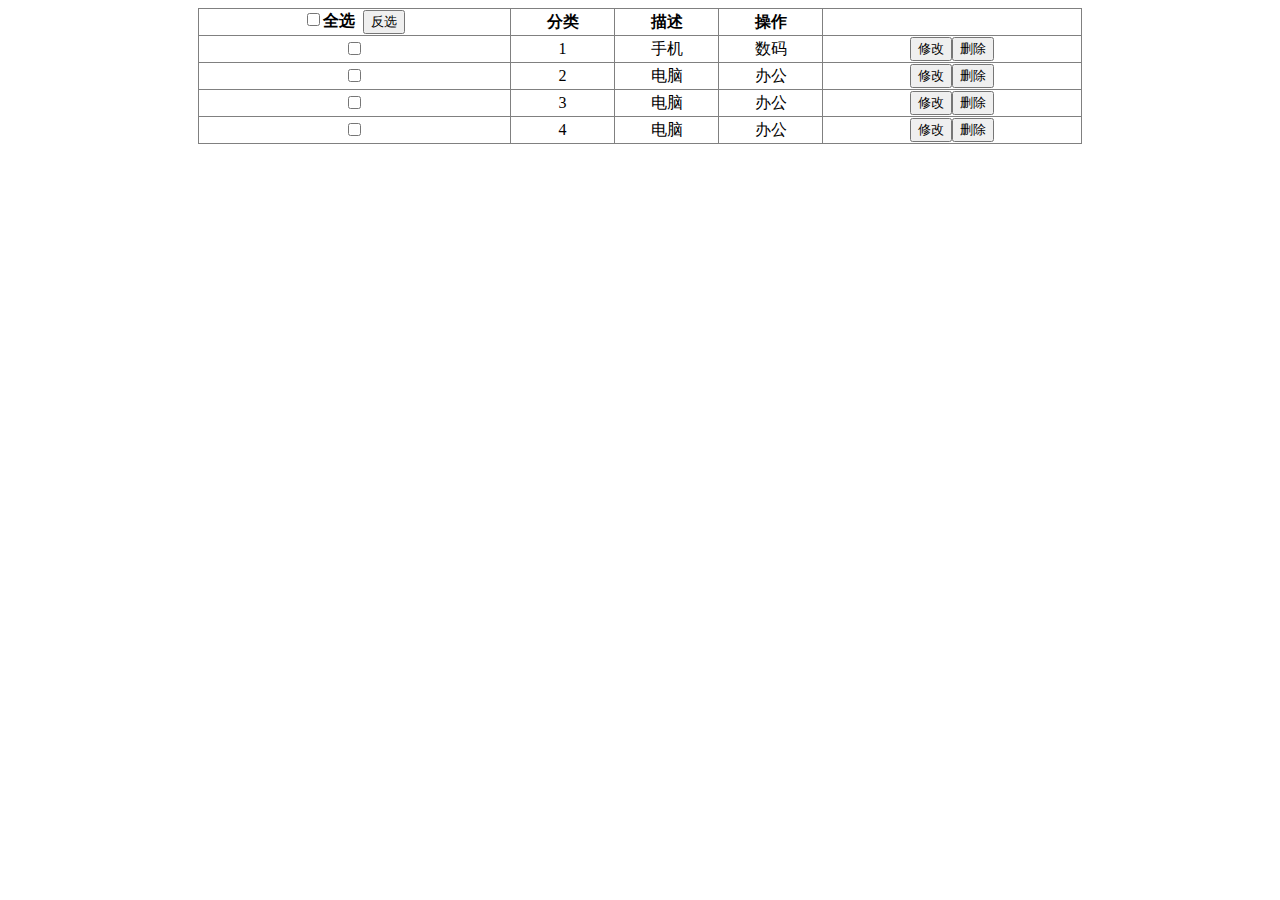
<file: 全选与全不选/index.html>
<!DOCTYPE html>
<html lang="en">

<head>
  <meta charset="UTF-8">
  <meta name="viewport"
    content="width=device-width, initial-scale=1.0,user-scalable=no,maximum-scale=1.0, minimum-scale=1.0">
  <meta http-equiv="X-UA-Compatible" content="ie=edge">
  <title>Document</title>
  <style>
    tr {
      text-align: center;
    }
  </style>
</head>

<body>
  <table id="tab" align="center" border="1" width="70%"" style=" border-collapse: collapse;">
    <thead>
      <tr>
        <th>
          <input type="checkbox" id="all">全选&nbsp;
          <button id="reverse">反选</button>
        </th>
        <th>分类</th>
        <th>描述</th>
        <th>操作</th>
      </tr>
    </thead>
    <tbody>
      <tr>
        <td><input type="checkbox" name="ck" onclick="isCheckAll()"></td>
        <td>1</td>
        <td>手机</td>
        <td>数码</td>
        <td><button>修改</button><button>删除</button></td>
      </tr>
      <tr>
        <td><input type="checkbox" name="ck" onclick="isCheckAll()"></td>
        <td>2</td>
        <td>电脑</td>
        <td>办公</td>
        <td><button>修改</button><button>删除</button></td>
      </tr>
      <tr>
        <td><input type="checkbox" name="ck" onclick="isCheckAll()"></td>
        <td>3</td>
        <td>电脑</td>
        <td>办公</td>
        <td><button>修改</button><button>删除</button></td>
      </tr>
      <tr>
        <td><input type="checkbox" name="ck" onclick="isCheckAll()"></td>
        <td>4</td>
        <td>电脑</td>
        <td>办公</td>
        <td><button>修改</button><button>删除</button></td>
      </tr>
    </tbody>
  </table>

  <script type="text/javascript">

    let all = document.querySelector('#all')
    let reverse = document.querySelector('#reverse')
    let cks = document.getElementsByName('ck')

    // 全选/全不选
    all.onclick = function () {
      // 头部复选框的选中状态
      let flag = document.querySelector('#all').checked;

      cks.forEach((item, index) => {
        // 判断
        if (flag) {
          // 全选
          cks[index].checked = true
        } else {
          // 全不选
          cks[index].checked = false
        }
      })
    }

    // 反选
    reverse.onclick = function () {
      for (let i = 0; i < cks.length; i++) {
        cks[i].checked = !cks[i].checked
      }
    }

    // 检测全选是否选中
    function isCheckAll() {
      let num = 0
      for (let i = 0; i < cks.length; i++) {
        if (cks[i].checked === true) {
          num += 1
        }
      }
      all.checked = num === cks.length
    }
  </script>
</body>

</html>
</file>
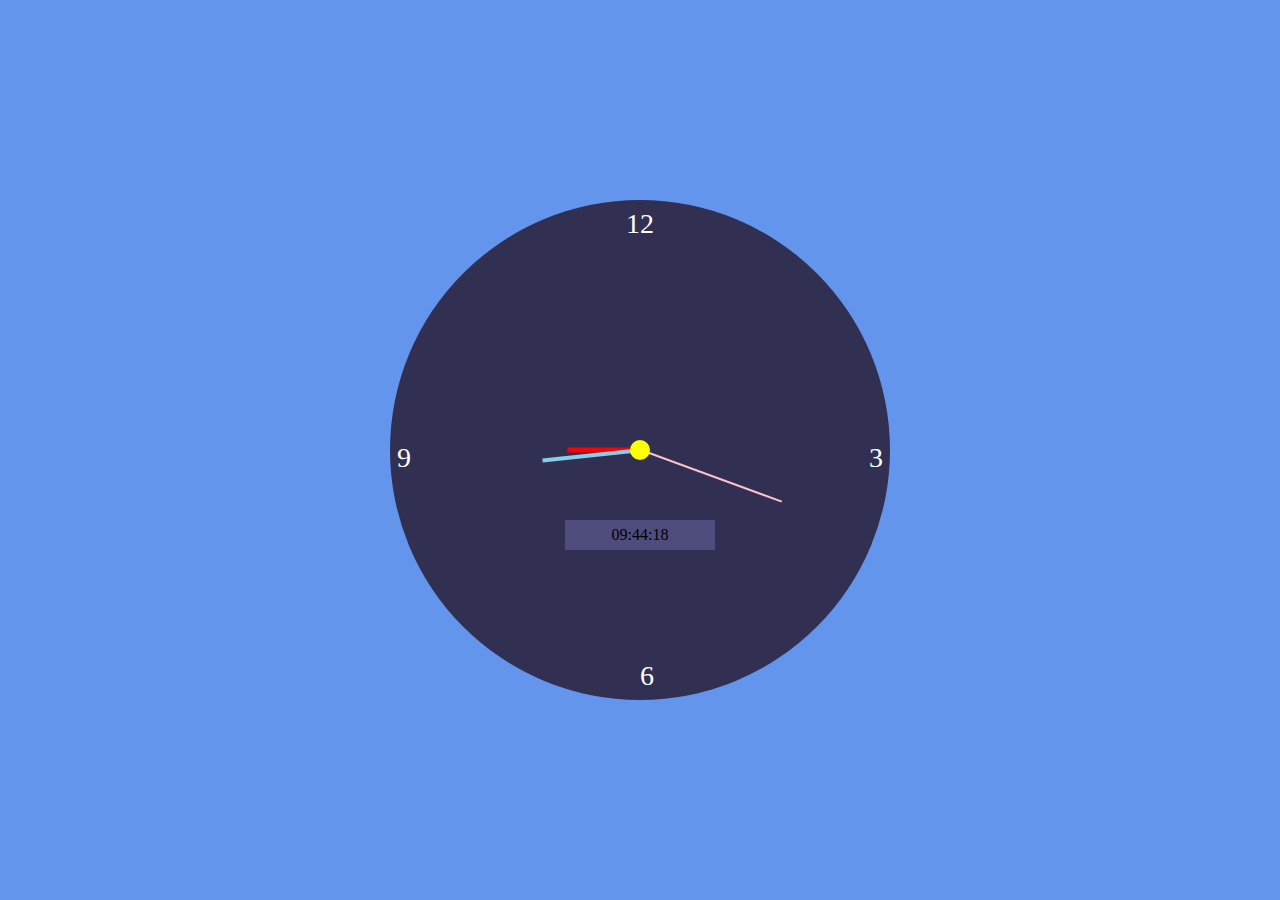
<file: 时针/index.html>
<!DOCTYPE html>
<html lang="en">

<head>
  <meta charset="UTF-8">
  <meta name="viewport"
    content="width=device-width, initial-scale=1.0,user-scalable=no,maximum-scale=1.0, minimum-scale=1.0">
  <meta http-equiv="X-UA-Compatible" content="ie=edge">
  <title>Document</title>
  <link rel="stylesheet" href="./index.css">
</head>

<body>
  <div class="box">
    <span>12</span><span>3</span><span>6</span><span>9</span>
    <div class="clock"></div>
    <div class="hour"></div>
    <div class="min"></div>
    <div class="sec"></div>
    <div class="dir"></div>
  </div>

  <script type="text/javascript">
    let hour = document.querySelector('.hour');
    let min = document.querySelector('.min');
    let sec = document.querySelector('.sec');
    let clock = document.querySelector('.clock');

    // let date = new Date()
    // console.log(date.getHours(), date.getMinutes(), date.getSeconds(), date.getMilliseconds());
    function time() {
      let date = new Date()
      // 秒针角度
      let sec_deg = 0.006 * (date.getSeconds() * 1000 + date.getMilliseconds())
      sec.style.transform = 'translate(0, -100%) rotate(' + sec_deg + 'deg)'

      // 分钟角度
      let min_deg = 6 * date.getMinutes()
      min.style.transform = 'translate(0, -100%) rotate(' + min_deg + 'deg)'

      // 小时角度
      let hour_deg = date.getHours() / 12 * 360
      hour.style.transform = 'translate(0, -100%) rotate(' + hour_deg  + 'deg)'

      clock.innerHTML = ('0' + date.getHours()).slice(-2) + ':' + date.getMinutes() + ':' + date.getSeconds()
    }

    setInterval(time, 10);
  </script>
</body>

</html>
</file>
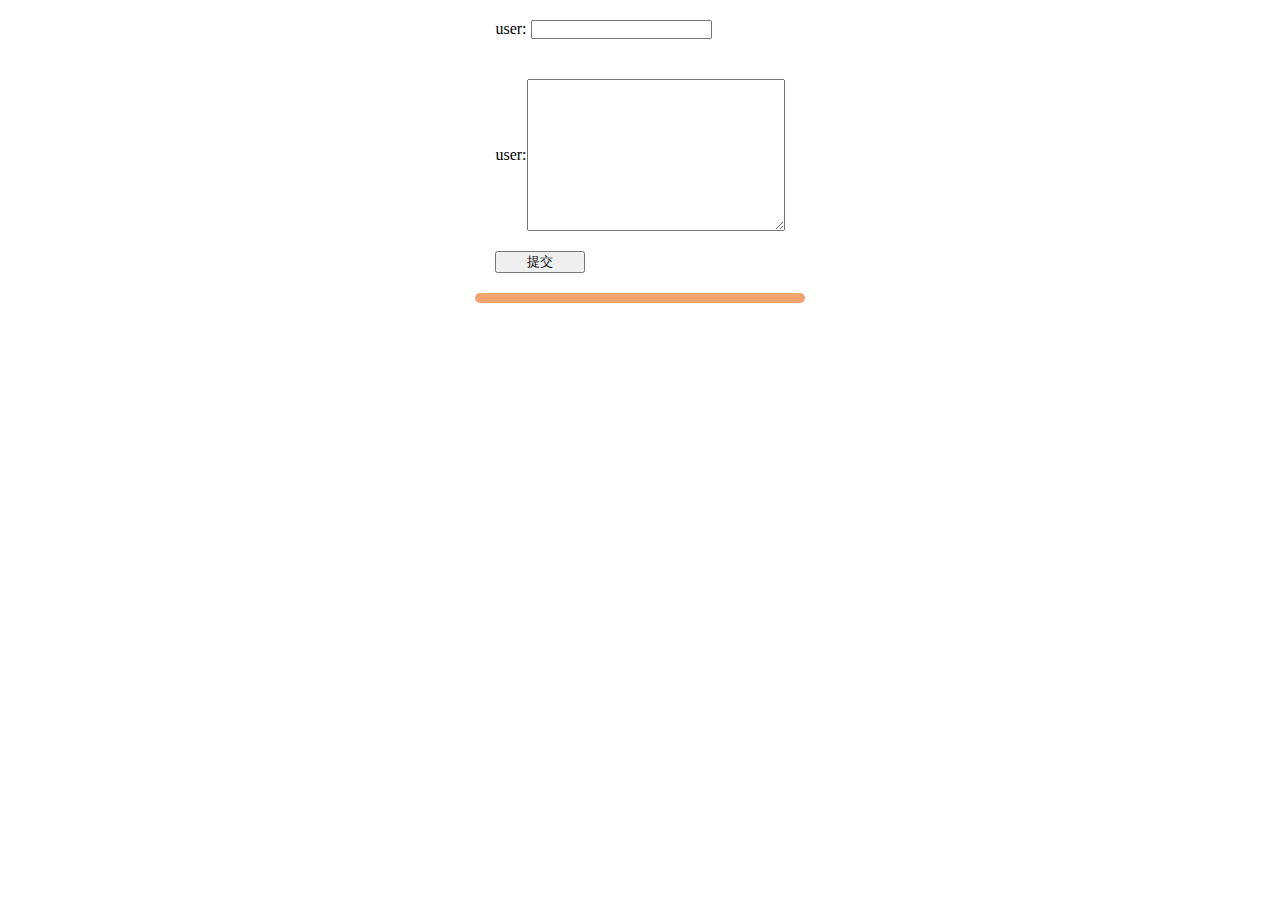
<file: 留言板/index.html>
<!DOCTYPE html>
<html lang="en">

<head>
  <meta charset="UTF-8">
  <meta name="viewport"
    content="width=device-width, initial-scale=1.0,user-scalable=no,maximum-scale=1.0, minimum-scale=1.0">
  <meta http-equiv="X-UA-Compatible" content="ie=edge">
  <title>Document</title>
  <style>
    * {
      margin: 0;
      padding: 0;
      box-sizing: border-box;
      text-decoration: none;
      list-style: none;
    }

    body {
      display: flex;
      justify-content: center;
      align-items: center;
      flex-direction: column;
    }

    .container form {
      padding: 20px;
      display: flex;
      justify-content: center;
      /* align-items: center; */
      flex-direction: column;
    }

    .con {
      margin-top: 40px;
    }

    #send {
      width: 90px;
    }

    .con {
      display: flex;
      align-items: center;
      margin-bottom: 20px;
    }

    #msgBoard {
      background-color: rgb(241, 164, 112);
      border-radius: 10px;
      padding: 5px;
    }

    .info {
      display: flex;
      justify-content: space-around;
    }

    small {
      color: #eee;
    }

    li {
      border-bottom: 1px solid #ffff96;
      padding-bottom: 15px;
    }
  </style>
</head>

<body>
  <div class="container">
    <!-- 发送留言 -->
    <form>
      <div class="user">
        <label for="username">user:</label> <input type="text" id="username">
      </div>
      <div class="con">
        <label for="content">user:</label> <textarea id="content" cols="30" rows="10"></textarea>
      </div>
      <div class="btn">
        <button id="send">提交</button> &nbsp;&nbsp;&nbsp;
        <span id="msg" style="color: red;"></span>
      </div>
    </form>

    <!-- 留言列表 -->
    <div id="msgBoard">

    </div>
  </div>

  <script type="text/javascript">
    let send = document.querySelector('#send');
    let msg = document.querySelector('#msg');

    send.onclick = function (e) {
      e.preventDefault();

      // 获取user
      let userVal = document.querySelector('#username').value;
      if (userVal === null || userVal.trim() === '') {
        msg.innerHTML = '用户姓名不能为空'
      }

      // 获取留言内容
      let content = document.querySelector('#content').value;
      if (content.trim() === '') {
        msg.innerHTML = '留言内容不能为空'
      }

      let li = document.createElement('li');
      li.innerHTML = '<li><div class="info"><h4>' + userVal + '</h4><small>' + formatDate() + '</small></div><div>' + content + '</div></li>'
        
      document.querySelector('#msgBoard').appendChild(li);

    }

    // 格式化时间
    function formatDate() {
      let date = new Date()
      let str = date.getFullYear() + '-' + (parseInt(date.getMonth()) + 1) + '-' + date.getDay()
      str += ' ' + date.getHours() + ':' + date.getMinutes()

      return str
    }
  </script>
</body>

</html>
</file>
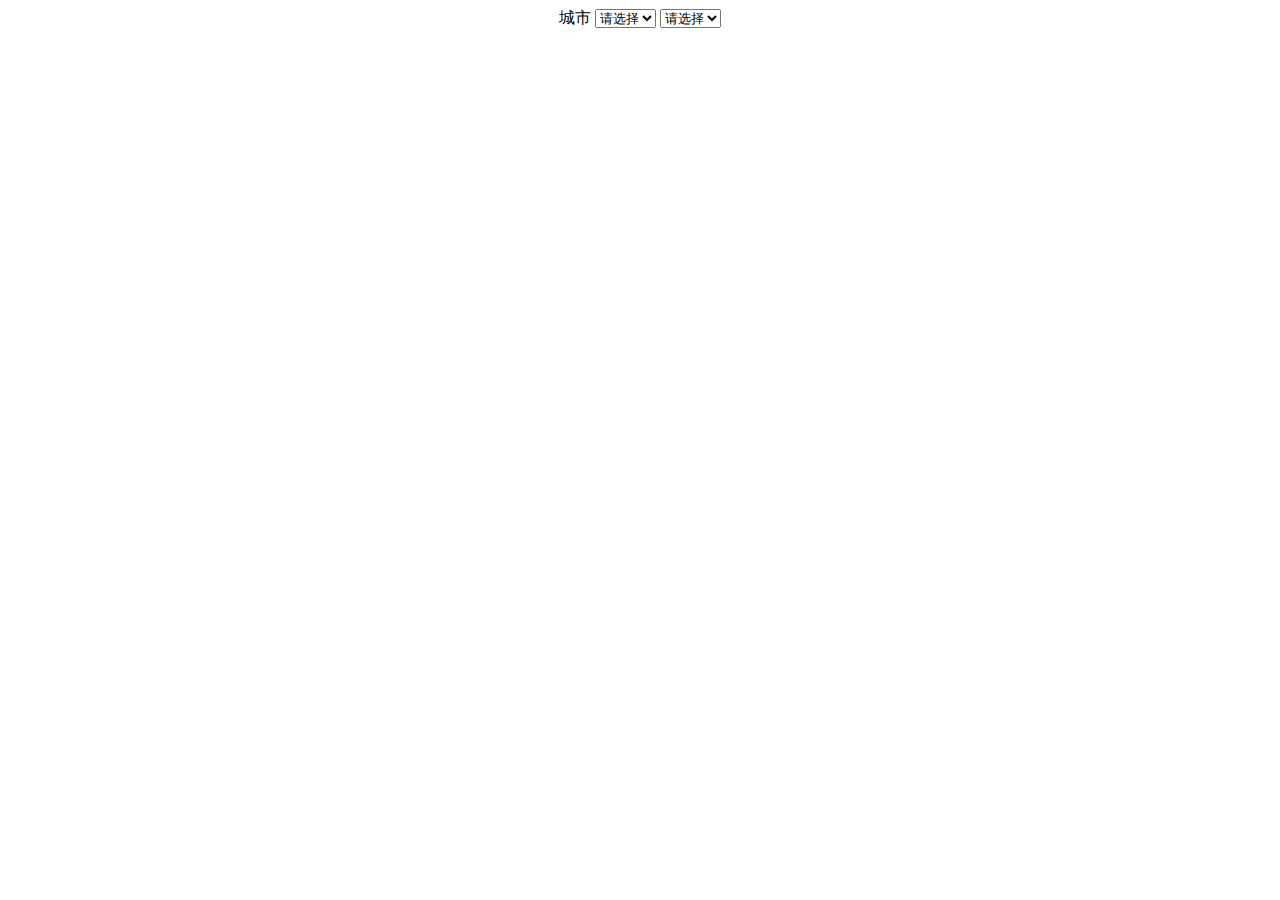
<file: 省市联动/index.html>
<!DOCTYPE html>
<html lang="en">

<head>
  <meta charset="UTF-8">
  <meta name="viewport"
    content="width=device-width, initial-scale=1.0,user-scalable=no,maximum-scale=1.0, minimum-scale=1.0">
  <meta http-equiv="X-UA-Compatible" content="ie=edge">
  <title>Document</title>
</head>

<body>
  <div align='center'>
    城市
    <select id="pro">
      <option value="">请选择</option>
    </select>
    <select id="city">
      <option value="">请选择</option>
    </select>
  </div>

  <script type="text/javascript">
    // 定义省份数据
    let proList = ['北京', '山西', '山东', '河北', '河南', '江苏']
    // 定义城市数据
    var cityList = [
      ['东城区', '西城区', '朝阳区', '丰台区', '海淀区'],
      ['太原', '大同', '临汾', '晋中'],
      ['济南', '青岛', '运城', '烟台', '德州'],
      ['石家庄', '邢台', '保定'],
      ['郑州', '南阳', '焦作'],
      ['南京', '苏州', '无锡', '南通'],
    ]

    // 填充下拉框数据
    for (let i = 0; i < proList.length; i++) {
      // 创建元素节点
      let opt = document.createElement('option')
      // 创建文本节点
      let txt = document.createTextNode(proList[i])
      // option 中追加文本节点
      opt.appendChild(txt)
      // 给下拉框绑定value
      opt.value = i
      // 将option元素追加到省份下拉框
      document.getElementById('pro').appendChild(opt)
    }

    // 绑定chang事件
    document.querySelector('#pro').onchange = function () {

      let city = document.querySelector('#city');
      let pro = document.querySelector('#pro');

      // 清空城市下拉框中的数据 避免change省份时出现bug
      city.options.length = 0

      // 获取下拉框被选中的值的下标
      let index = pro.value;

      // 判断是否选中指定省份,index值不能为空
      if (index === '') {
        return city.innerHTML = '<option value="">请选择</option>'
      }

      // 获取对应的城市二级数据
      let citys = cityList[index]

      for (let i = 0; i < citys.length; i++) {
        // 创建元素节点
        let opt = document.createElement('option')
        // 创建文本节点
        let txt = document.createTextNode(citys[i])
        // option 中追加文本节点
        opt.appendChild(txt)
        // 将option元素追加到省份下拉框
        city.appendChild(opt)
      }
    };

  </script>
</body>

</html>
</file>
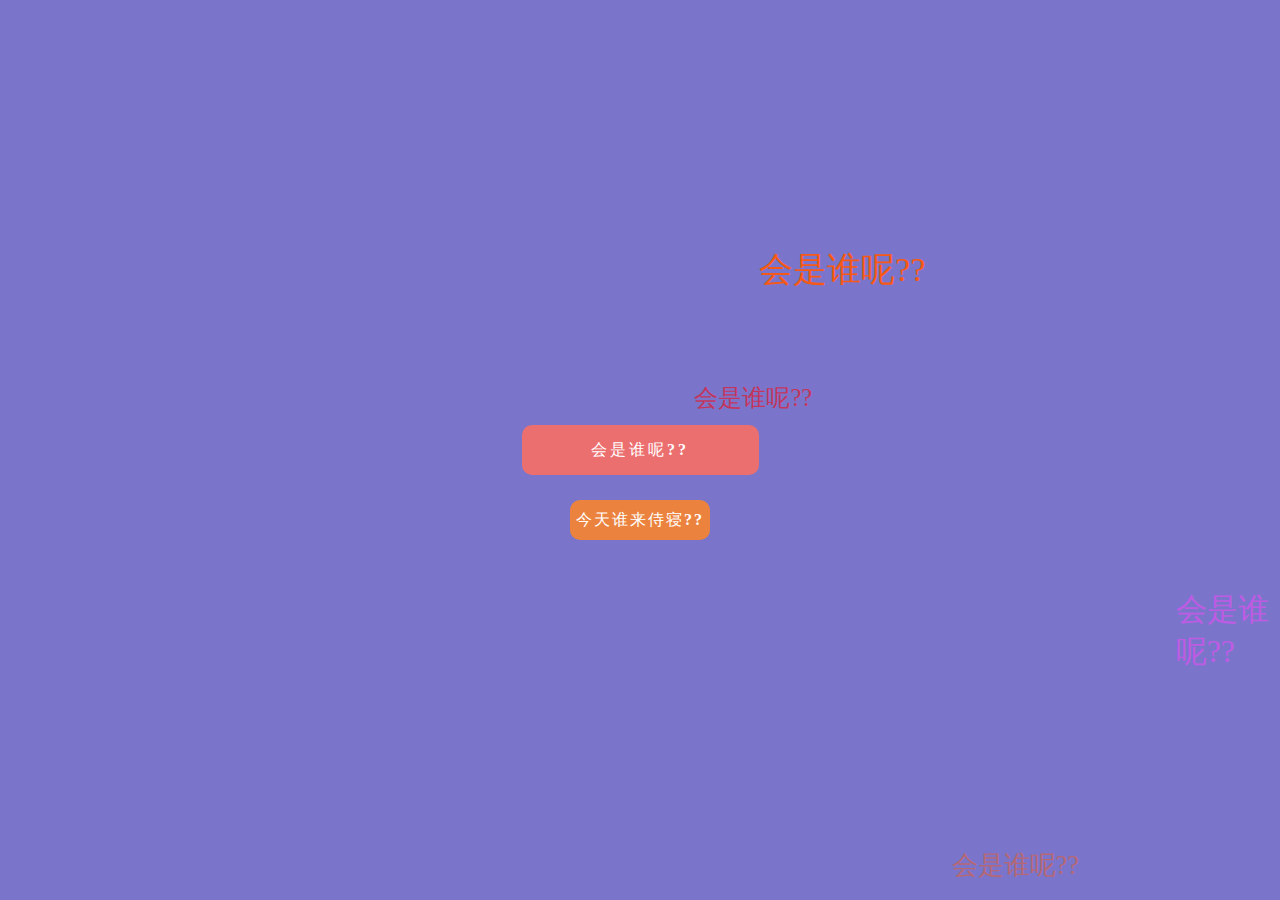
<file: 随机选择/index.html>
<!DOCTYPE html>
<html lang="en">

<head>
  <meta charset="UTF-8">
  <meta name="viewport"
    content="width=device-width, initial-scale=1.0,user-scalable=no,maximum-scale=1.0, minimum-scale=1.0">
  <meta http-equiv="X-UA-Compatible" content="ie=edge">
  <title>Document</title>
  <link rel="stylesheet" href="./index.css">
</head>

<body>
  <div class="back"></div>
  <div class="content">会是谁呢??</div>
  <div class="box">今天谁来侍寝??</div>

  <script type="text/javascript">
    let back = document.querySelector('.back');
    let content = document.querySelector('.content');
    let box = document.querySelector('.box');
    // 是否停止
    let stop = true
    // 数据
    let data = ['小鸟游', '稚名真白', 'MiKasar', 'MiSarka',
      'Asuka', '四谷见子', '千纱', 'Violet', 'Christina', '雪乃']
    // 背景文字
    let backText = []
    //  背景文字颜色
    let bgColor = ['#FF44FF', '#FFFF37', '#2894FF', '#FF5809', '#FF0000','#6FB7B7']

    // 点击停止/开始
    box.onclick = function () {
      stop = !stop
    }

    function draw() {
      back.innerHTML = ''
      if (stop) {
        box.innerHTML = '今天谁来侍寝??'
      } else {
        content.innerHTML = data[parseInt(Math.random() * data.length)]
        box.innerHTML = '就是你啦'
      }

      for (let i = 0; i < backText.length; i++) {
        text = backText[i]
        let span = document.createElement('span')
        span.style.position = 'absolute'
        span.style.left = text.sx + 'px'
        span.style.top = text.sy + 'px'
        span.style.color = text.color
        span.style.fontSize = text.size + 'px'
        span.style.opacity = 1 - text.age/100

        // 上升速度
        text.sy -= text.vx
        // 如果透明度为1 删除元素
        text.age++
        if (text.age>100) {
          backText.splice(i, 1)
        }

        if (stop) {
          // 将 背景文字改为 content.innerHTML
          span.innerHTML = content.innerHTML
        } else{
          span.innerHTML = text.str
        }
        back.appendChild(span)
      }

      if (backText.length < 50) {
        backText.push({
          str: data[parseInt(Math.random() * data.length)],
          sx: Math.random() * window.innerWidth,
          sy: Math.random() * window.innerHeight,
          color: bgColor[parseInt(Math.random() * bgColor.length)],
          size: Math.random() * 20 + 20,
          age: Math.random() * 100,
          vx: Math.random() * 10
        })
      }
    }

    setInterval(draw, 100);

  </script>
</body>

</html>
</file>
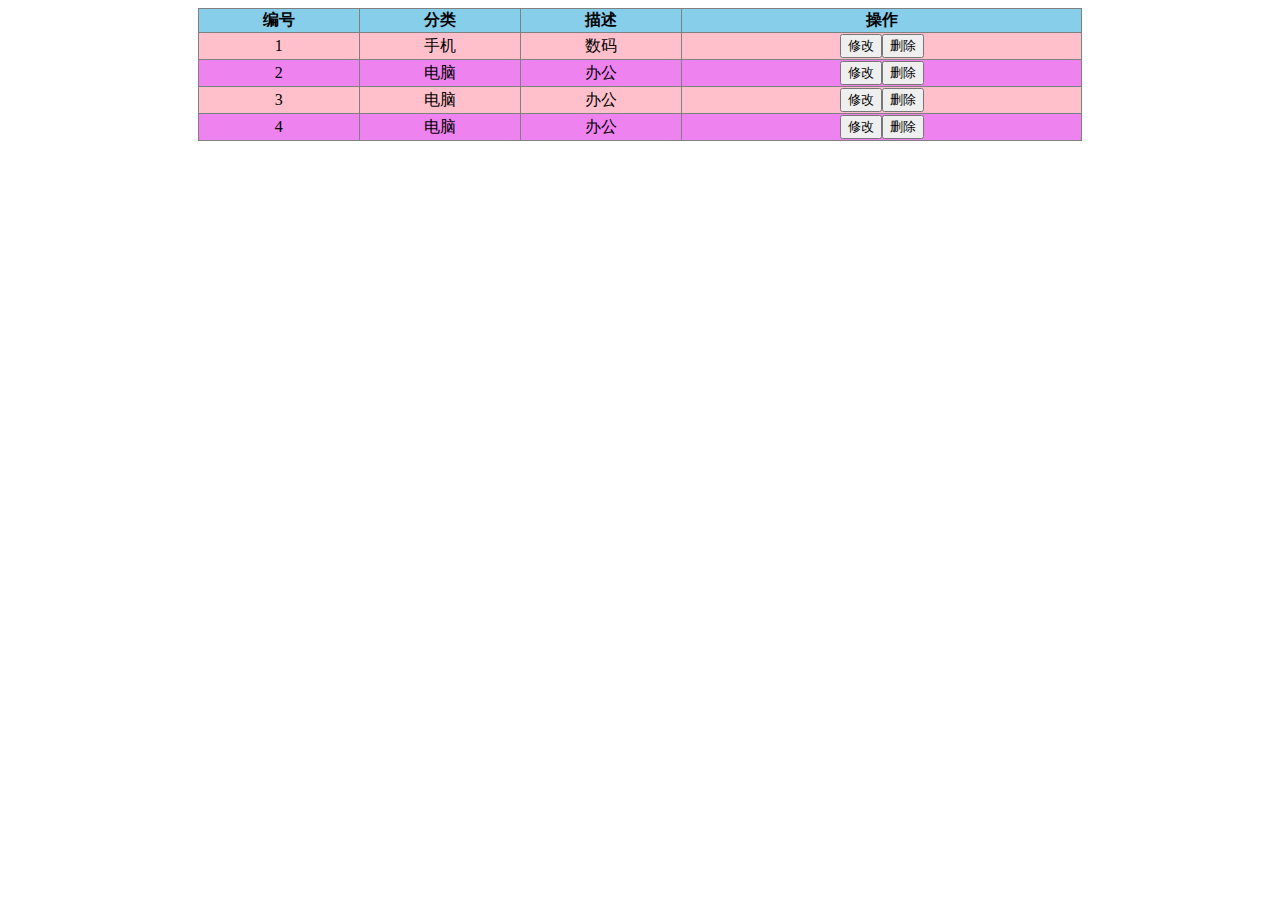
<file: 隔行换色/index.html>
<!DOCTYPE html>
<html lang="en">

<head>
  <meta charset="UTF-8">
  <meta name="viewport"
    content="width=device-width, initial-scale=1.0,user-scalable=no,maximum-scale=1.0, minimum-scale=1.0">
  <meta http-equiv="X-UA-Compatible" content="ie=edge">
  <title>Document</title>
  <style>
    tr{
      text-align: center;
    }
  </style>
</head>

<body>
  <table id="tab" align="center" border="1" width="70%"" style="border-collapse: collapse;">
    <thead>
      <tr>
        <th>编号</th>
        <th>分类</th>
        <th>描述</th>
        <th>操作</th>
      </tr>
    </thead>
    <tbody>
      <tr>
        <td>1</td>
        <td>手机</td>
        <td>数码</td>
        <td><button>修改</button><button>删除</button></td>
      </tr>
      <tr>
        <td>2</td>
        <td>电脑</td>
        <td>办公</td>
        <td><button>修改</button><button>删除</button></td>
      </tr>
      <tr>
        <td>3</td>
        <td>电脑</td>
        <td>办公</td>
        <td><button>修改</button><button>删除</button></td>
      </tr>
      <tr>
        <td>4</td>
        <td>电脑</td>
        <td>办公</td>
        <td><button>修改</button><button>删除</button></td>
      </tr>
    </tbody>
  </table>

  <script type="text/javascript">
    // 加载事件
    window.onload = function() {
      let tab = document.querySelector('#tab');

      // 设置表头背景颜色
      tab.children[0].style.backgroundColor = 'skyblue'

      // 设置表体tr的背景颜色
      // 获取标题对象  得到tr的数量
      let tbody = tab.tBodies[0].children.length

      for (let i = 0; i < tbody; i++) {
        // 判断奇偶数行
        if (i % 2 === 0) {
          // 偶数
          tab.tBodies[0].children[i].style.backgroundColor = 'pink'
        } else {
          // 奇数
          tab.tBodies[0].children[i].style.backgroundColor = 'violet'
        }

      }
    }
  </script>
</body>

</html>
</file>
<file: 时针/index.css>
*{
   margin: 0;
   padding: 0;
   box-sizing: border-box;
   text-decoration: none;
   list-style: none;
}

body{
  background: cornflowerblue;
}

.box{
  width: 500px;
  height: 500px;
  background: #313052;
  position: absolute;
  left: 50%;
  top: 50%;
  transform: translate(-50%, -50%);
  border-radius: 50%;
}

span{
  font-size: 28px;
  position: absolute;
  color: #fff;
}

span:nth-child(1){
  top: 0;
  left: 50%;
  transform: translate(-50%, 25%);
}
span:nth-child(2){
  right: 0;
  top: 50%;
  transform: translate(-50%, -25%);
}
span:nth-child(3){
  bottom: 0;
  left: 50%;
  transform: translate(0, -25%);
}
span:nth-child(4){
  left: 0;
  top: 50%;
  transform: translate(50%, -25%);
}

.hour{
  width: 5px;
  height: 15%;
  background: red;
  position: absolute;
  top: 50%;
  left: 50%;
  transform: translate(0, -100%) rotate(45deg);
  transform-origin: 50% bottom;
}

.min{
  width: 4px;
  height: 20%;
  background: skyblue;
  position: absolute;
  top: 50%;
  left: 50%;
  transform: translate(0, -100%);
  transform-origin: 50% bottom;
}

.sec{
  width: 2px;
  height: 30%;
  background: pink;
  position: absolute;
  top: 50%;
  left: 50%;
  transform: translate(0, -100%);
  transform-origin: 50% bottom;
}

.dir{
  width: 20px;
  height: 20px;
  background: yellow;
  position: absolute;
  top: 50%;
  left: 50%;
  transform: translate(-50%, -50%);
  border-radius: 50%;
}

.clock{
  width: 30%;
  height: 30px;
  line-height: 30px;
  background: #4d4c7c;
  text-align: center;
  position: absolute;
  left: 50%;
  bottom: 30%;
  transform: translate(-50%);
}
</file>
<file: 随机选择/index.css>
*{
   margin: 0;
   padding: 0;
   box-sizing: border-box;
   text-decoration: none;
   list-style: none;
}

body{
  width: 100%;
  height: 100vh;
  display: flex;
  justify-content: center;
  align-items: center;
  background: rgba(72, 65, 182, 0.726);
  overflow: hidden;
}

.content{
  position: absolute;
  width: 237px;
  height: 50px;
  line-height: 50px;
  background: rgb(236, 111, 111);
  z-index: 99;
  border-radius: 10px;
  user-select: none;
  text-align: center;
  color: #fff;
  font-weight: 550;
  letter-spacing: 3px;
}

.box{
  position: absolute;
  width: 140px;
  height: 40px;
  line-height: 40px;
  background: rgb(235, 131, 62);
  z-index: 99;
  top: calc(50% + 50px);
  border-radius: 10px;
  text-align: center;
  color: #fff;
  font-weight: 550;
  letter-spacing: 2px;
  cursor: pointer;
  user-select: none;
}
</file>
